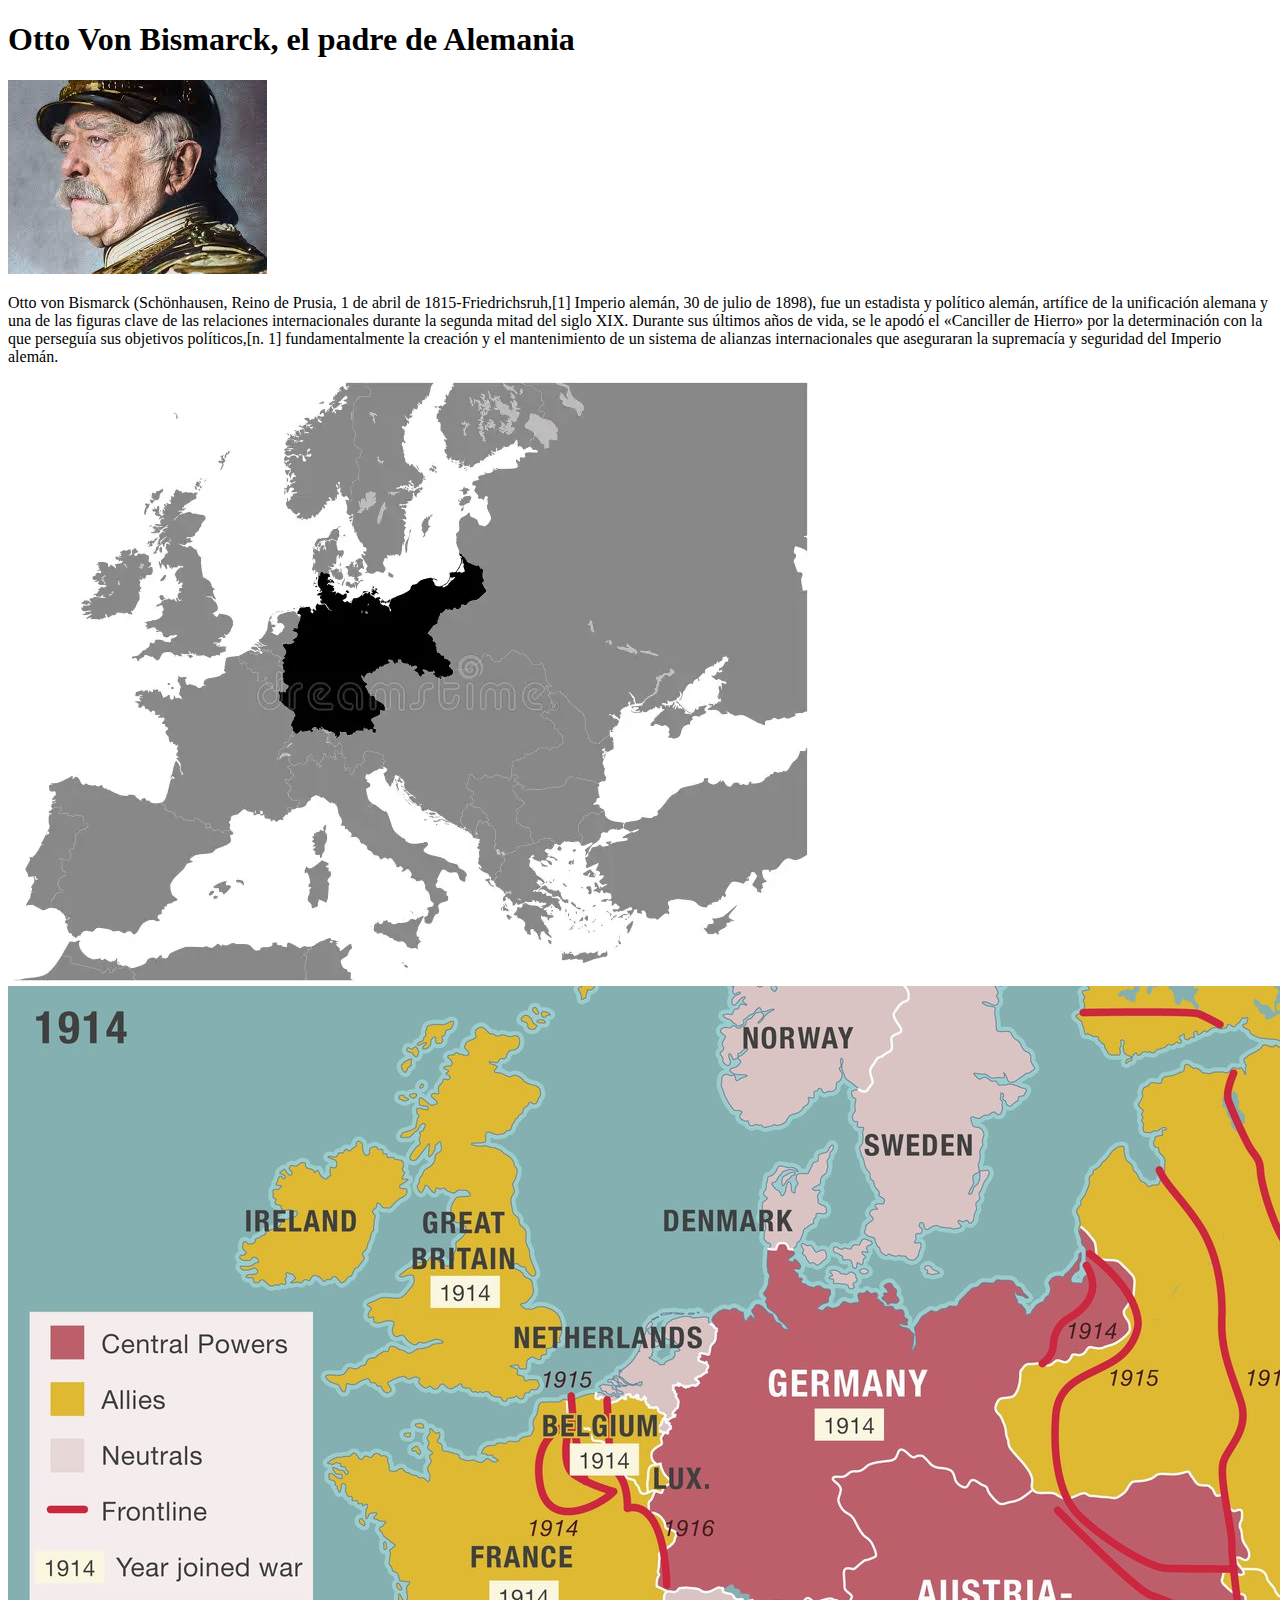
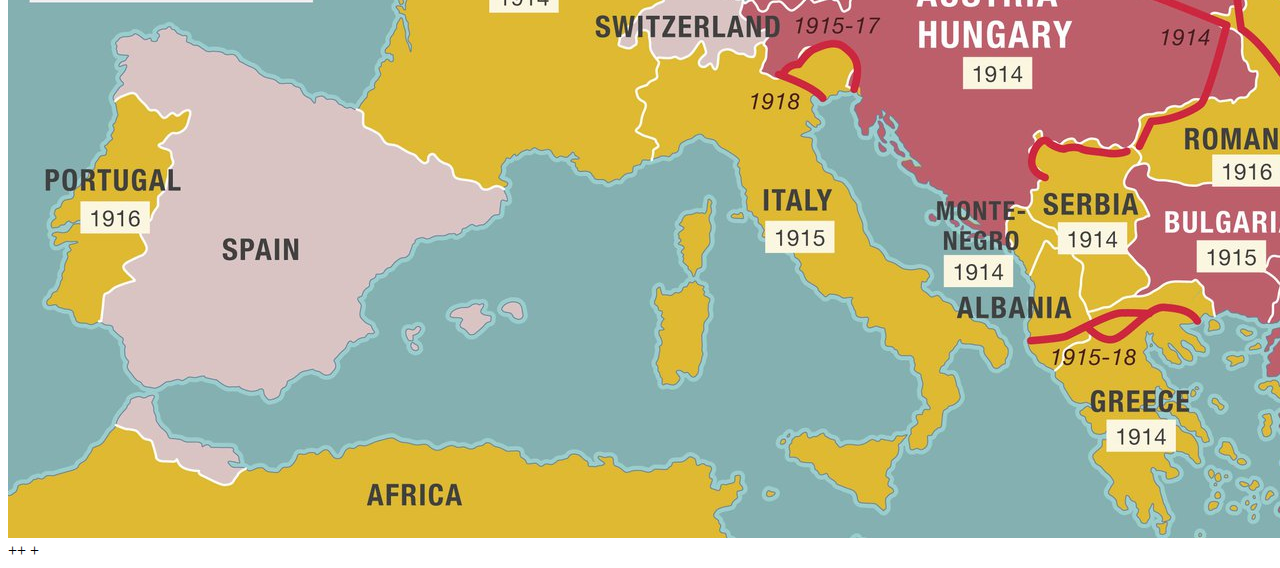
<file: lel.html>
<!DOCTYPE html>
<html lang="es">
<head>
    <meta charset="UTF-8">
    <meta name="viewport" content="width=device-width, initial-scale=1.0">
    <title>Otto Von Bismarck</title>
</head>
<body>
    <h1>Otto Von Bismarck, el padre de Alemania</h1>
    <img src="./images.png" alt="Otto von Bismarck">
    <p>Otto von Bismarck (Schönhausen, Reino de Prusia, 1 de abril de 1815-Friedrichsruh,[1]​ Imperio alemán, 30 de julio de 1898), fue un estadista y político alemán, artífice de la unificación alemana y una de las figuras clave de las relaciones internacionales durante la segunda mitad del siglo XIX. Durante sus últimos años de vida, se le apodó el «Canciller de Hierro» por la determinación con la que perseguía sus objetivos políticos,[n. 1]​ fundamentalmente la creación y el mantenimiento de un sistema de alianzas internacionales que aseguraran la supremacía y seguridad del Imperio alemán.</p>
    <img src="./mapa-del-imperio-alemán-plano-negro-ndash-dentro-gris-de-europa-181323473.webp" alt="">
    <img src="./afs_jf_kaart_a1-28122016_en.jpg__1536x1536_q85_subsampling-2.jpg" alt="eee">
</body>
</html>













































++















+
</file>
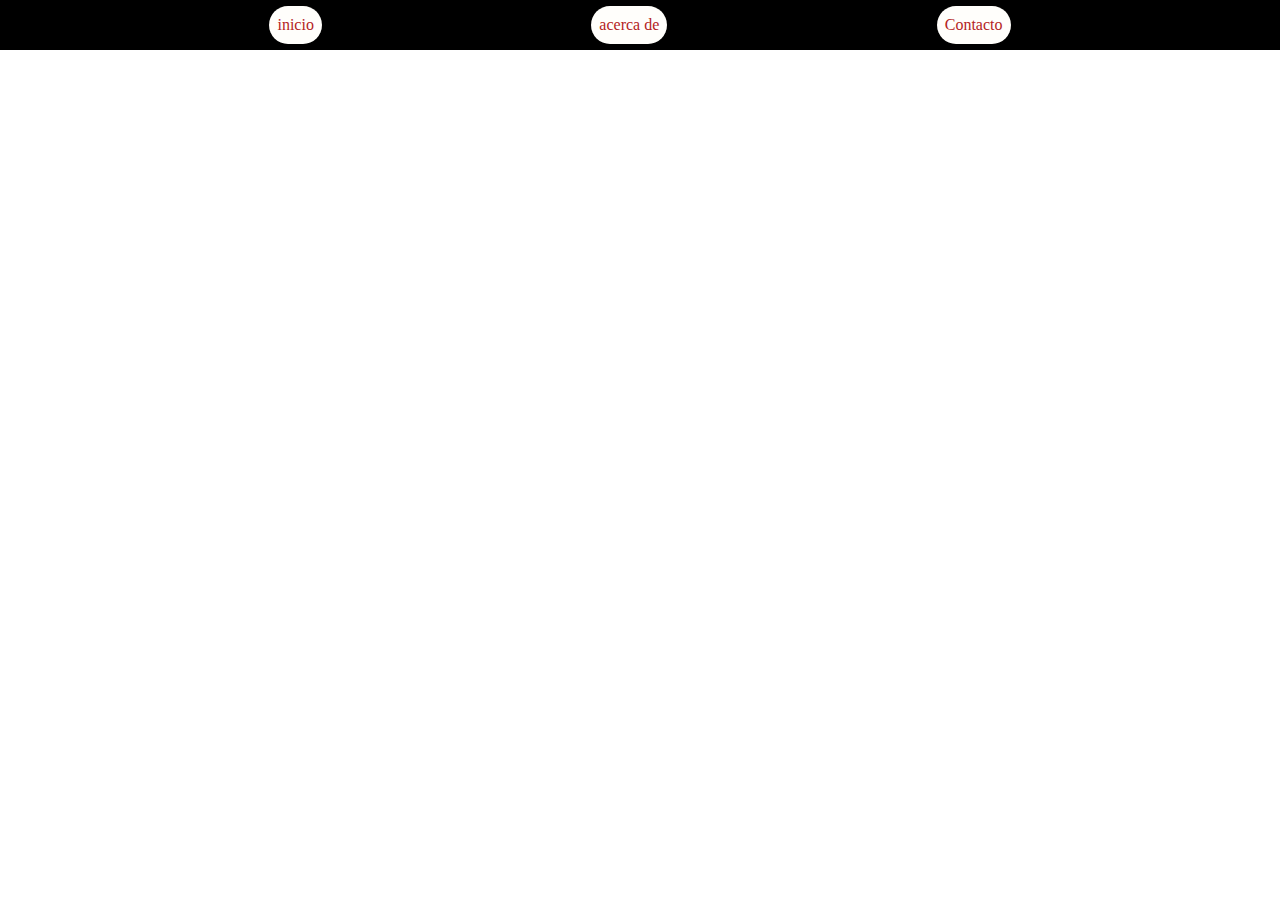
<file: superlol/acerca de.html>
<!DOCTYPE html>
<html lang="es">
<head>
    <meta charset="UTF-8">
    <meta name="viewport" content="width=device-width, initial-scale=1.0">
    <title>acerca de</title>
    <link rel="stylesheet" href="./estetica.css">
</head>
<body>
    <nav class="barranav">
        <a href="./NapoleonJunior.html" class="link">inicio</a>
        <a href="./acerca de.html" class="link">acerca de</a>
        <a href="./Contacto.html" class="link">Contacto</a>
    </nav>





</body>
</html>
</file>
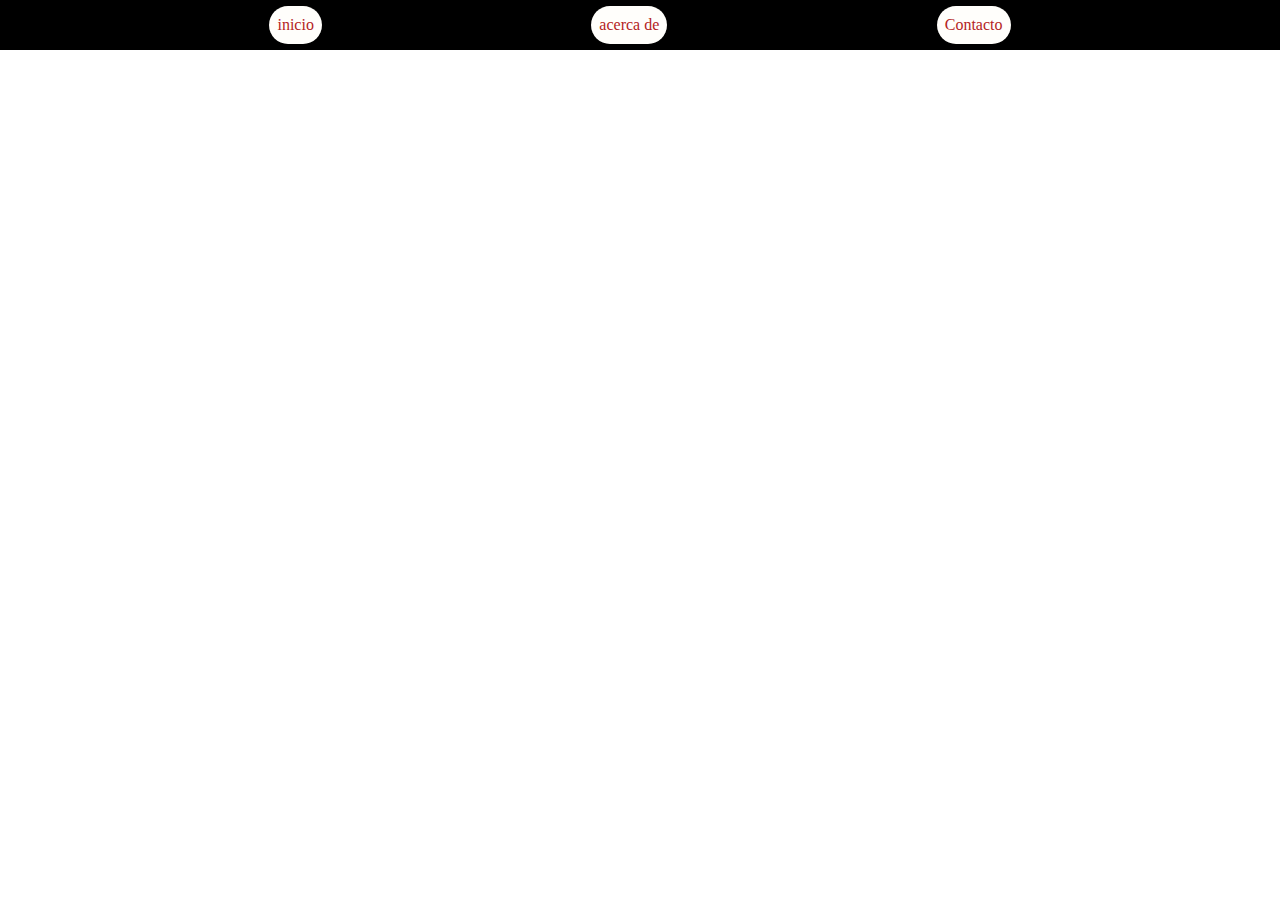
<file: superlol/Contacto.html>
<!DOCTYPE html>
<html lang="es">
<head>
    <meta charset="UTF-8">
    <meta name="viewport" content="width=device-width, initial-scale=1.0">
    <title>Contacto</title>
    <link rel="stylesheet" href="./estetica.css">
</head>
<body>
    <nav class="barranav">
        <a href="./NapoleonJunior.html" class="link">inicio</a>
        <a href="./acerca de.html" class="link">acerca de</a>
        <a href="./Contacto.html" class="link">Contacto</a>
    </nav>
</body>
</html>
</file>
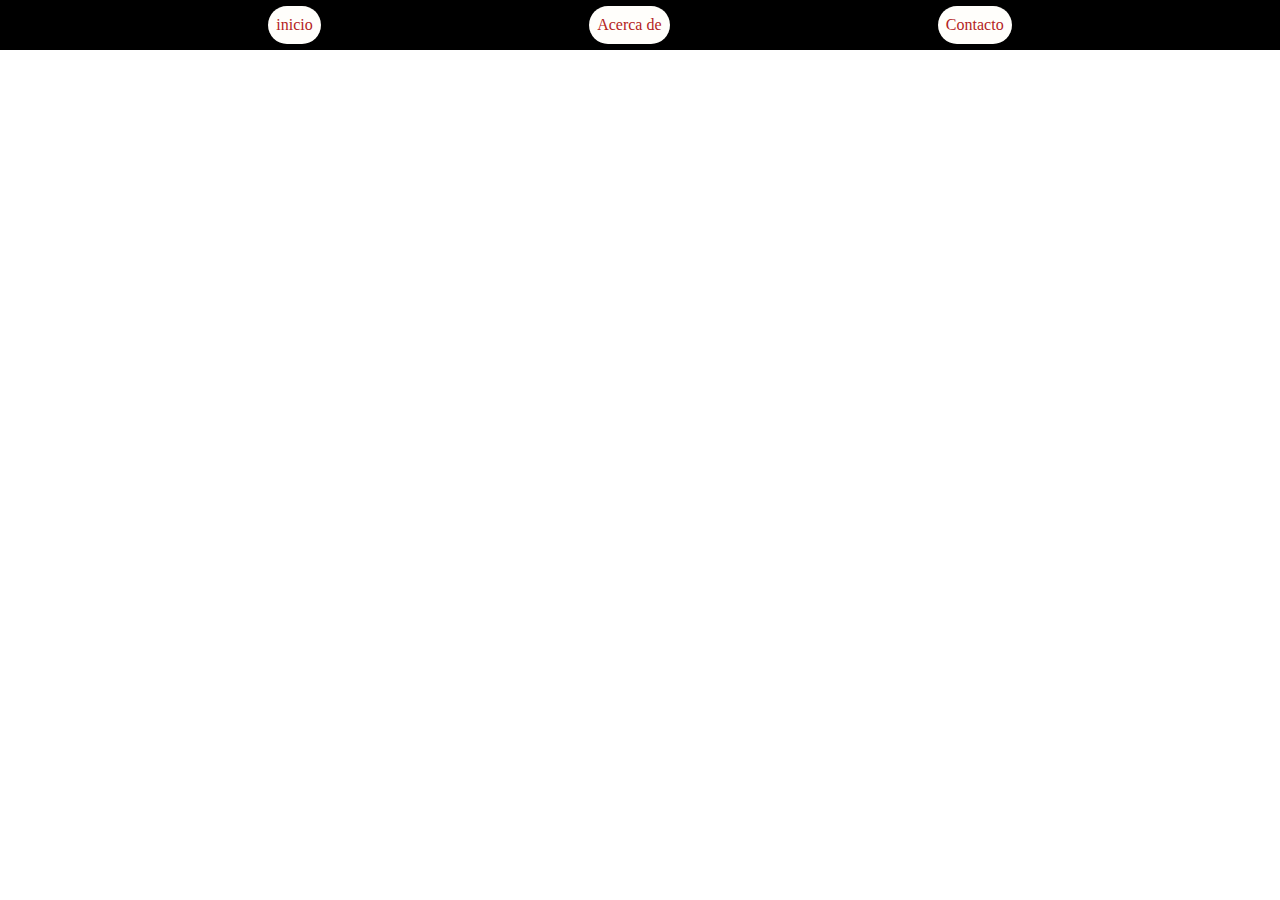
<file: superlol/NapoleonJunior.html>
<!DOCTYPE html>
<html lang="es">
<head>
    <meta charset="UTF-8">
    <meta name="viewport" content="width=device-width, initial-scale=1.0">
    <title>inicio</title>
    <link rel="stylesheet" href="./estetica.css">
</head>
<body>
    <nav class="barranav">
        <a href="./NapoleonJunior.html" class="link">inicio</a>
        <a href="./acerca de.html" class="link">Acerca de</a>
        <a href="./Contacto.html" class="link">Contacto</a>
    </nav>
</body>
</html>
</file>
<file: superlol/estetica.css>
*{
  margin: 0;
  padding: 0;
  box-sizing: border-box;
}

.barranav{
    width: 100%;
    height: 50px;
    background-color: rgb(0, 0, 0);
    display: flex;
    flex-direction: row;
    justify-content: space-evenly;
    align-items: center;
}
.link{
    width: max-content;
    height: max-content;
    padding: 10px 8px;
    background-color: rgb(255, 254, 251);
    border-radius: 20px;
    text-decoration: none;
    color: rgb(180, 35, 35);
}
.link:hover{
    transform: scale(1.05)
}
</file>
